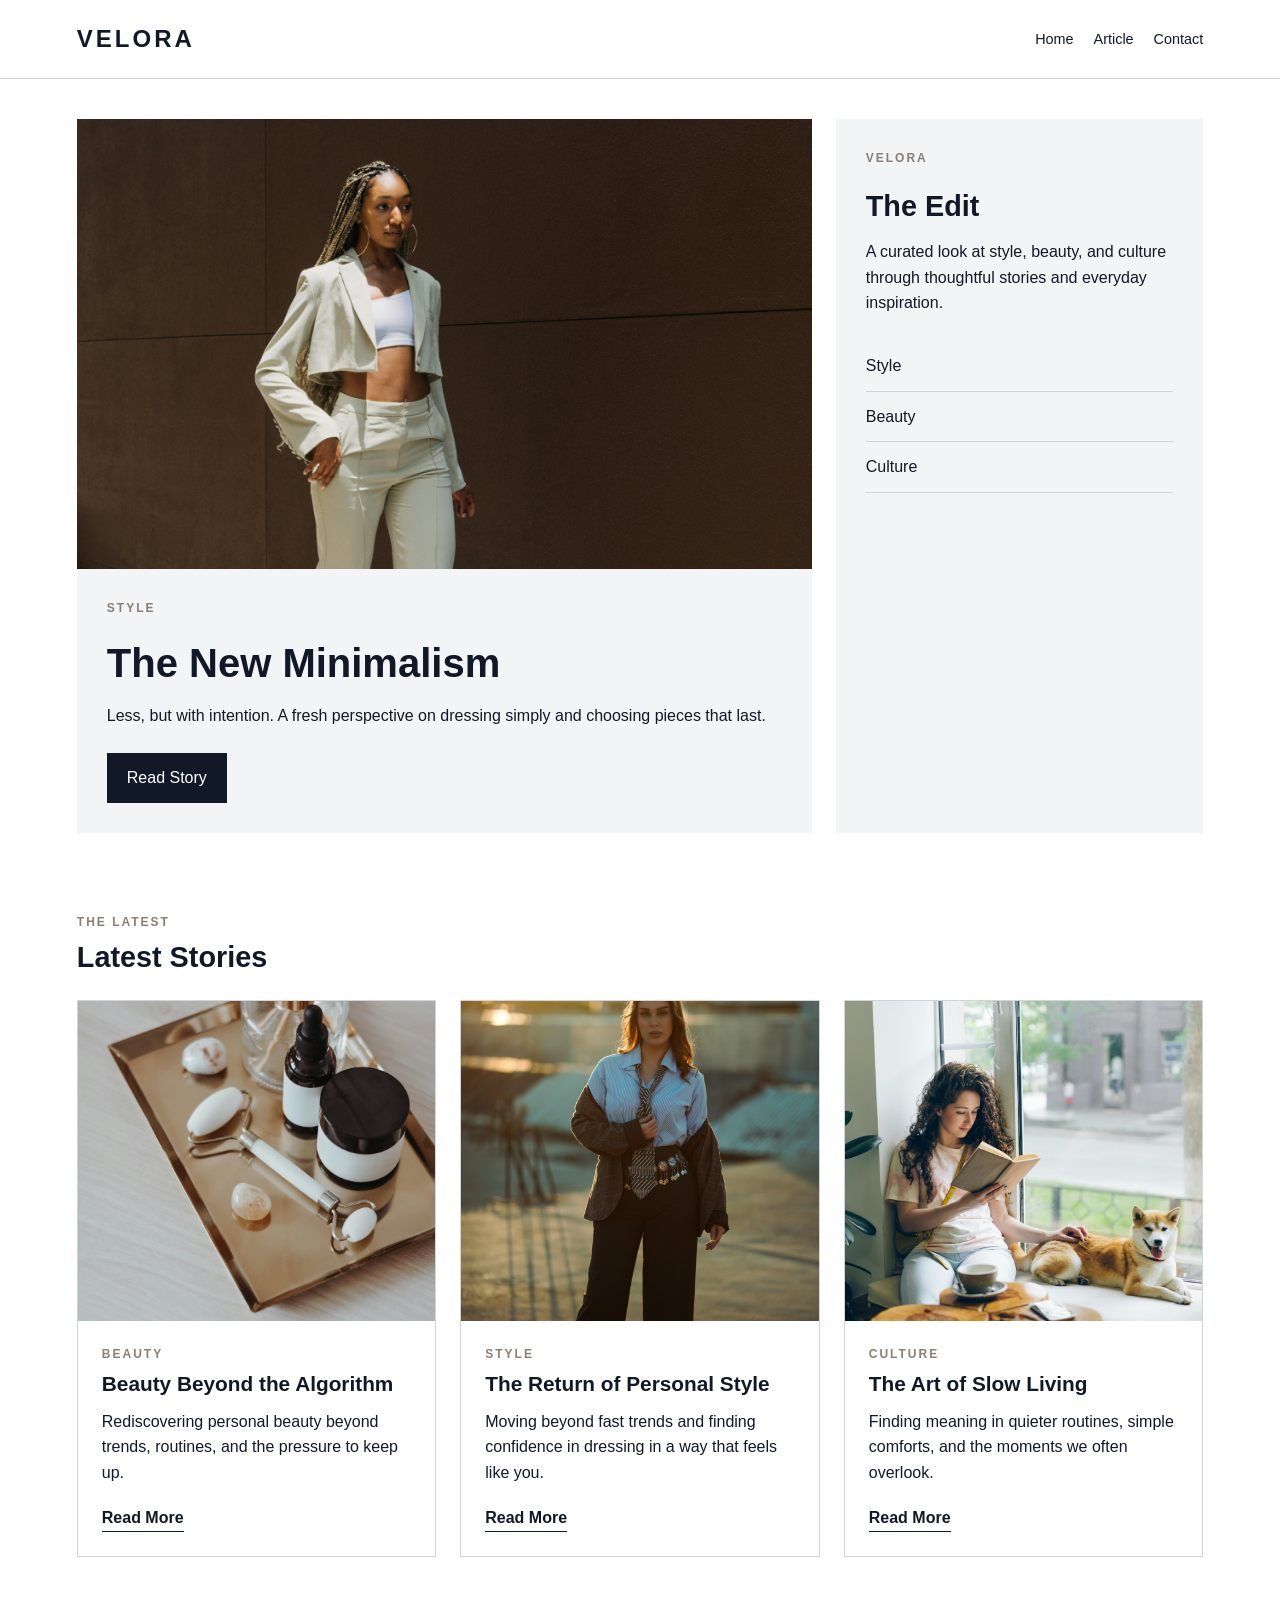
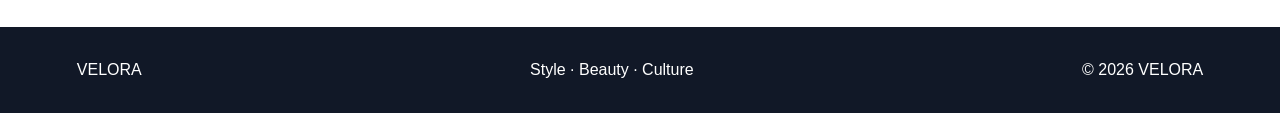
<file: index.html>
<!DOCTYPE html>
<html lang="en">
<head>
    <meta charset="UTF-8">
    <meta name="viewport" content="width=device-width, initial-scale=1.0">
    <title>VELORA | Style, Beauty & Culture</title>
    <link rel="stylesheet" href="css/style.css">
</head>

<body>

    <!-- Header -->
    <header class="site-header">
        <a href="index.html" class="logo">VELORA</a>

        <nav>
            <a href="index.html">Home</a>
            <a href="detail.html">Article</a>
            <a href="#contact">Contact</a>
        </nav>
    </header>

    <main>

        <!-- Hero Section -->
        <section class="hero-grid">

            <div class="hero-feature">
                <img src="images/minimalism.jpg"
                     alt="Woman wearing a minimalist cream suit">

                <div class="hero-content">
                    <p class="category">STYLE</p>
                    <h1>The New Minimalism</h1>
                    <p>
                        Less, but with intention. A fresh perspective on
                        dressing simply and choosing pieces that last.
                    </p>
                    <a href="detail.html" class="button">Read Story</a>
                </div>
            </div>

            <aside class="hero-info">
                <p class="category">VELORA</p>
                <h2>The Edit</h2>
                <p>
                    A curated look at style, beauty, and culture through
                    thoughtful stories and everyday inspiration.
                </p>

                <div class="quick-links">
                    <a href="#style">Style</a>
                    <a href="#beauty">Beauty</a>
                    <a href="#culture">Culture</a>
                </div>
            </aside>

        </section>

        <!-- Latest Stories -->
        <section class="latest-stories">
            <div class="section-heading">
                <p class="category">THE LATEST</p>
                <h2>Latest Stories</h2>
            </div>

            <div class="cards-gallery">

                <!-- Beauty Card -->
                <article class="card" id="beauty">
                    <img src="images/beauty.jpg"
                         alt="Skincare products arranged on a gold tray">

                    <div class="card-content">
                        <p class="category">BEAUTY</p>
                        <h3>Beauty Beyond the Algorithm</h3>
                        <p>
                            Rediscovering personal beauty beyond trends,
                            routines, and the pressure to keep up.
                        </p>
                        <a href="detail.html" class="card-link">Read More</a>
                    </div>
                </article>

                <!-- Style Card -->
                <article class="card" id="style">
                    <img src="images/personal-style.jpg"
                         alt="Woman wearing an expressive layered outfit outdoors">

                    <div class="card-content">
                        <p class="category">STYLE</p>
                        <h3>The Return of Personal Style</h3>
                        <p>
                            Moving beyond fast trends and finding confidence
                            in dressing in a way that feels like you.
                        </p>
                        <a href="detail.html" class="card-link">Read More</a>
                    </div>
                </article>

                <!-- Culture Card -->
                <article class="card" id="culture">
                    <img src="images/slow-living.jpg"
                         alt="Woman reading beside her dog in a bright room">

                    <div class="card-content">
                        <p class="category">CULTURE</p>
                        <h3>The Art of Slow Living</h3>
                        <p>
                            Finding meaning in quieter routines, simple
                            comforts, and the moments we often overlook.
                        </p>
                        <a href="detail.html" class="card-link">Read More</a>
                    </div>
                </article>

            </div>
        </section>

    </main>

    <!-- Footer -->
    <footer class="site-footer" id="contact">
        <p>VELORA</p>
        <p>Style · Beauty · Culture</p>
        <p>&copy; 2026 VELORA</p>
    </footer>

</body>
</html>
</file>
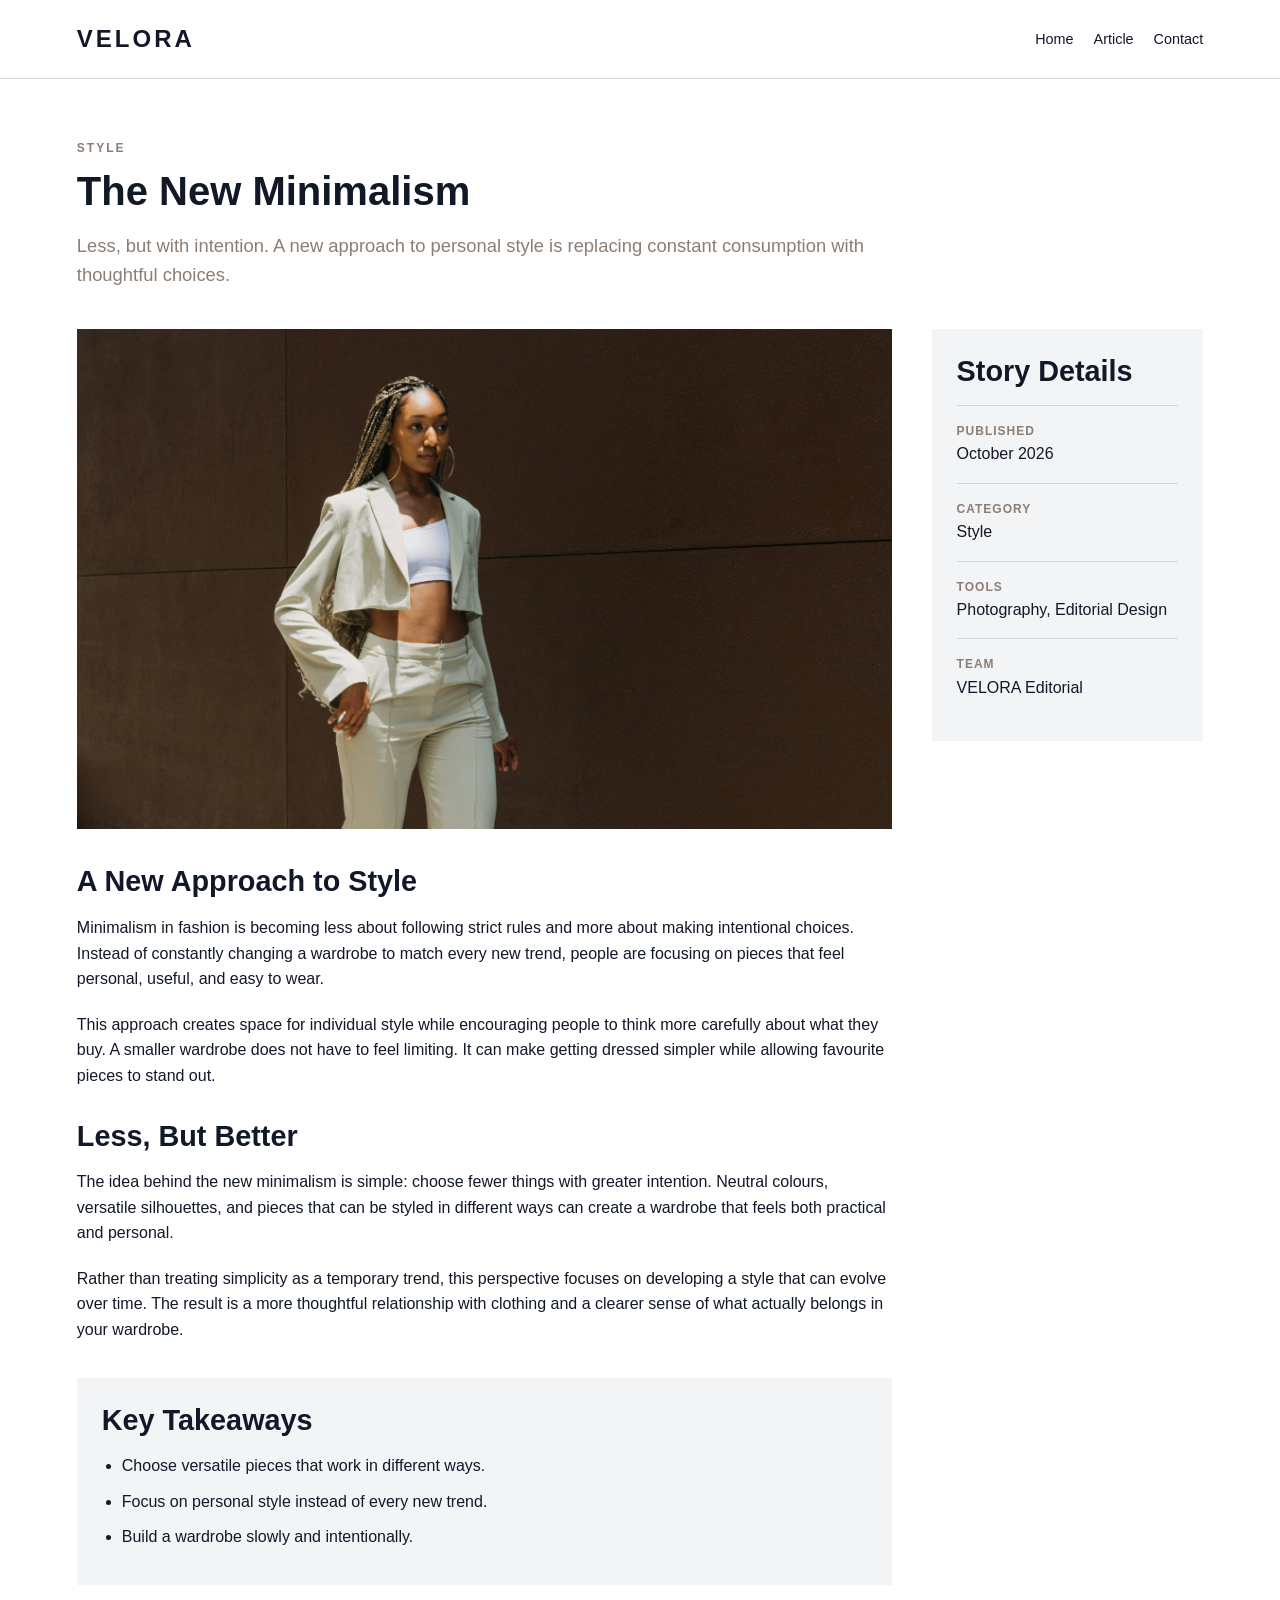
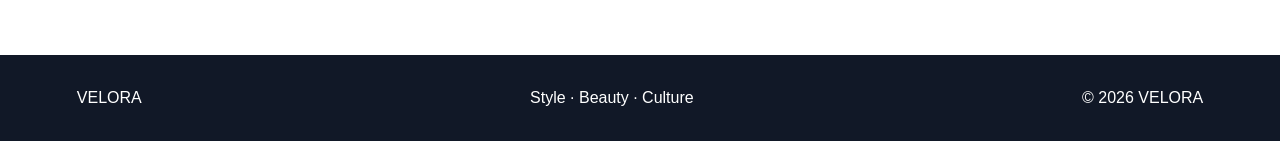
<file: detail.html>
<!DOCTYPE html>
<html lang="en">
<head>
    <meta charset="UTF-8">
    <meta name="viewport" content="width=device-width, initial-scale=1.0">
    <title>The New Minimalism | VELORA</title>
    <link rel="stylesheet" href="css/style.css">
</head>

<body>

    <!-- Header -->
    <header class="site-header">
        <a href="index.html" class="logo">VELORA</a>

        <nav>
            <a href="index.html">Home</a>
            <a href="detail.html">Article</a>
            <a href="index.html#contact">Contact</a>
        </nav>
    </header>

    <main class="detail-layout">

        <!-- Detail Hero -->
        <section class="detail-hero">
            <p class="category">STYLE</p>
            <h1>The New Minimalism</h1>
            <p class="lead">
                Less, but with intention. A new approach to personal style
                is replacing constant consumption with thoughtful choices.
            </p>
        </section>

        <!-- Article and Metadata -->
        <section class="content-grid">

            <article class="article-content">

                <img src="images/minimalism.jpg"
                     alt="Woman wearing a minimalist cream suit"
                     class="detail-image">

                <h2>A New Approach to Style</h2>

                <p>
                    Minimalism in fashion is becoming less about following
                    strict rules and more about making intentional choices.
                    Instead of constantly changing a wardrobe to match every
                    new trend, people are focusing on pieces that feel
                    personal, useful, and easy to wear.
                </p>

                <p>
                    This approach creates space for individual style while
                    encouraging people to think more carefully about what
                    they buy. A smaller wardrobe does not have to feel
                    limiting. It can make getting dressed simpler while
                    allowing favourite pieces to stand out.
                </p>

                <h2>Less, But Better</h2>

                <p>
                    The idea behind the new minimalism is simple: choose
                    fewer things with greater intention. Neutral colours,
                    versatile silhouettes, and pieces that can be styled in
                    different ways can create a wardrobe that feels both
                    practical and personal.
                </p>

                <p>
                    Rather than treating simplicity as a temporary trend,
                    this perspective focuses on developing a style that can
                    evolve over time. The result is a more thoughtful
                    relationship with clothing and a clearer sense of what
                    actually belongs in your wardrobe.
                </p>

                <section class="key-takeaways">
                    <h2>Key Takeaways</h2>
                    <ul>
                        <li>Choose versatile pieces that work in different ways.</li>
                        <li>Focus on personal style instead of every new trend.</li>
                        <li>Build a wardrobe slowly and intentionally.</li>
                    </ul>
                </section>

            </article>

            <!-- Metadata -->
            <aside class="metadata">
                <h2>Story Details</h2>

                <div class="metadata-item">
                    <p class="metadata-label">Published</p>
                    <p>October 2026</p>
                </div>

                <div class="metadata-item">
                    <p class="metadata-label">Category</p>
                    <p>Style</p>
                </div>

                <div class="metadata-item">
                    <p class="metadata-label">Tools</p>
                    <p>Photography, Editorial Design</p>
                </div>

                <div class="metadata-item">
                    <p class="metadata-label">Team</p>
                    <p>VELORA Editorial</p>
                </div>
            </aside>

        </section>

    </main>

    <!-- Footer -->
    <footer class="site-footer" id="contact">
        <p>VELORA</p>
        <p>Style · Beauty · Culture</p>
        <p>&copy; 2026 VELORA</p>
    </footer>

</body>
</html>
</file>
<file: css/style.css>
/* VELORA - Project 1 */

/* Design System */
:root {
    --primary: #111827;
    --secondary: #f3f4f6;
    --accent: #8b7e74;
    --white: #ffffff;
    --border: #d1d5db;
}

/* Reset */
* {
    margin: 0;
    padding: 0;
    box-sizing: border-box;
}

body {
    font-family: Arial, Helvetica, sans-serif;
    color: var(--primary);
    background-color: var(--white);
    line-height: 1.6;
}

img {
    width: 100%;
    display: block;
}

a {
    color: inherit;
    text-decoration: none;
}

/* Header */
.site-header {
    display: flex;
    justify-content: space-between;
    align-items: center;
    padding: 20px 6%;
    border-bottom: 1px solid var(--border);
}

.logo {
    font-size: 1.5rem;
    font-weight: bold;
    letter-spacing: 3px;
}

.site-header nav {
    display: flex;
    gap: 20px;
}

.site-header nav a {
    font-size: 0.9rem;
}

/* Shared Text Styles */
.category {
    color: var(--accent);
    font-size: 0.75rem;
    font-weight: bold;
    letter-spacing: 2px;
    margin-bottom: 8px;
}

h1,
h2,
h3 {
    line-height: 1.2;
}

h1 {
    font-size: 2.5rem;
    margin-bottom: 16px;
}

h2 {
    font-size: 1.8rem;
    margin-bottom: 16px;
}

h3 {
    font-size: 1.3rem;
    margin-bottom: 12px;
}

/* Page 1 - Hero */
.hero-grid {
    display: grid;
    grid-template-columns: 1fr;
    gap: 24px;
    padding: 40px 6%;
}

.hero-feature {
    background-color: var(--secondary);
}

.hero-feature img {
    height: 450px;
    object-fit: cover;
}

.hero-content {
    padding: 30px;
}

.hero-content p {
    margin-bottom: 20px;
}

.button {
    display: inline-block;
    background-color: var(--primary);
    color: var(--white);
    padding: 12px 20px;
    margin-top: 5px;
}

.button:hover {
    background-color: var(--accent);
}

.hero-info {
    background-color: var(--secondary);
    padding: 30px;
}

.hero-info > p {
    margin-bottom: 20px;
}

.quick-links {
    display: flex;
    flex-direction: column;
    margin-top: 25px;
}

.quick-links a {
    padding: 12px 0;
    border-bottom: 1px solid var(--border);
}

/* Latest Stories */
.latest-stories {
    padding: 40px 6% 70px;
}

.section-heading {
    margin-bottom: 25px;
}

.cards-gallery {
    display: grid;
    grid-template-columns: repeat(auto-fit, minmax(280px, 1fr));
    gap: 24px;
}

.card {
    display: flex;
    flex-direction: column;
    border: 1px solid var(--border);
    background-color: var(--white);
}

.card img {
    height: 320px;
    object-fit: cover;
}

.card-content {
    display: flex;
    flex-direction: column;
    flex: 1;
    padding: 24px;
}

.card-content > p:not(.category) {
    margin-bottom: 20px;
}

.card-link {
    margin-top: auto;
    font-weight: bold;
    border-bottom: 1px solid var(--primary);
    width: fit-content;
}

/* Page 2 - Detail Hero */
.detail-layout {
    padding: 0 6%;
}

.detail-hero {
    padding: 60px 0 40px;
    max-width: 800px;
}

.lead {
    font-size: 1.15rem;
    color: var(--accent);
}

/* Page 2 - Content */
.content-grid {
    display: grid;
    grid-template-columns: 1fr;
    gap: 40px;
    padding-bottom: 70px;
}

.detail-image {
    height: 500px;
    object-fit: cover;
    margin-bottom: 35px;
}

.article-content h2 {
    margin-top: 30px;
}

.article-content p {
    margin-bottom: 20px;
}

.key-takeaways {
    background-color: var(--secondary);
    padding: 25px;
    margin-top: 35px;
}

.key-takeaways h2 {
    margin-top: 0;
}

.key-takeaways ul {
    padding-left: 20px;
}

.key-takeaways li {
    margin-bottom: 10px;
}

/* Metadata */
.metadata {
    background-color: var(--secondary);
    padding: 25px;
    height: fit-content;
}

.metadata-item {
    padding: 16px 0;
    border-top: 1px solid var(--border);
}

.metadata-label {
    color: var(--accent);
    font-size: 0.75rem;
    font-weight: bold;
    letter-spacing: 1px;
    text-transform: uppercase;
}

/* Footer */
.site-footer {
    display: flex;
    flex-direction: column;
    align-items: center;
    gap: 8px;
    padding: 30px 6%;
    background-color: var(--primary);
    color: var(--white);
    text-align: center;
}

/* Desktop Layout */
@media (min-width: 768px) {

    .hero-grid {
        grid-template-columns: 2fr 1fr;
    }

    .content-grid {
        grid-template-columns: 3fr 1fr;
    }

    .site-footer {
        flex-direction: row;
        justify-content: space-between;
    }
}
</file>
